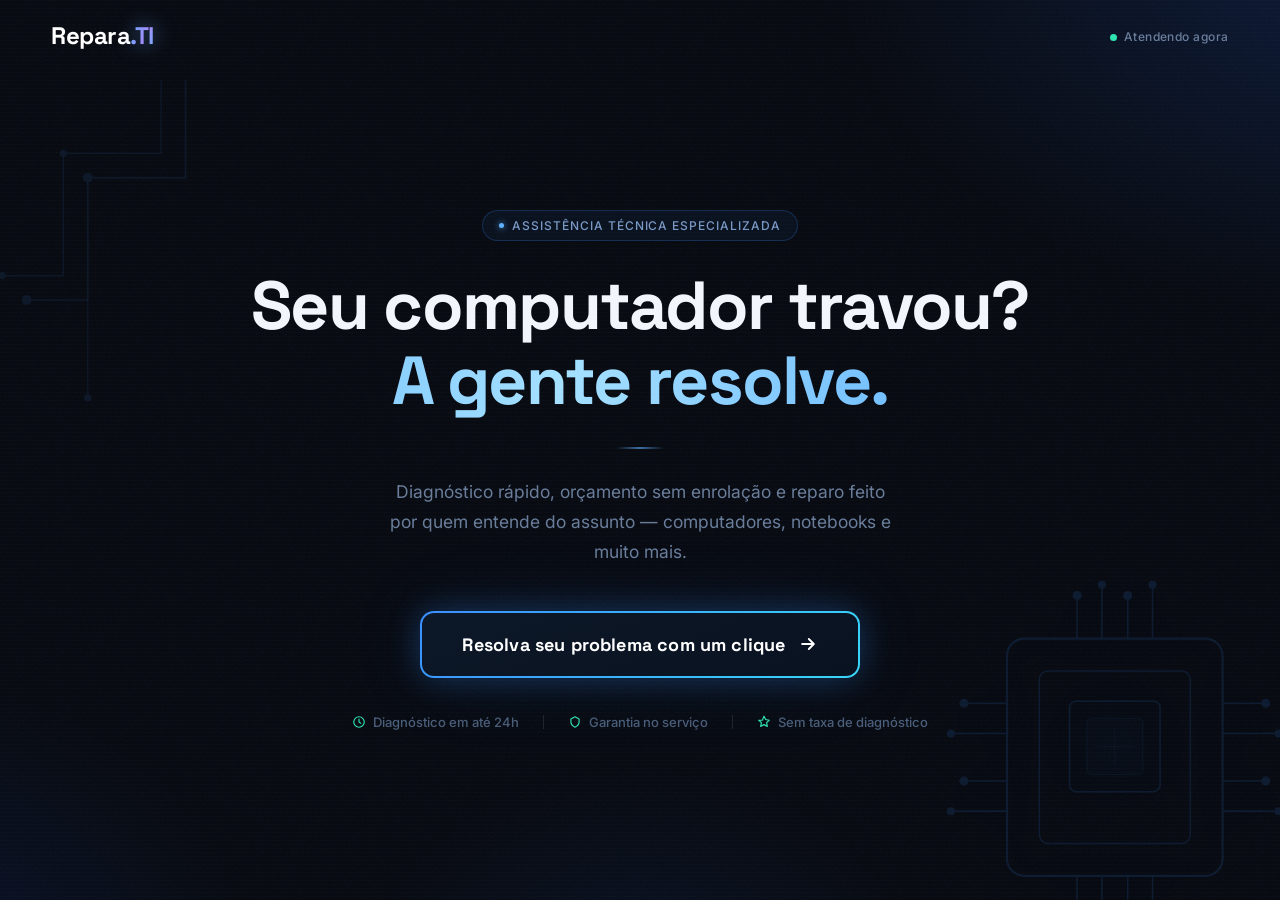
<file: index.html>
<!DOCTYPE html>
<html lang="pt-BR">
<head>
  <meta charset="UTF-8">
  <meta name="viewport" content="width=device-width, initial-scale=1, viewport-fit=cover">
  <title>Repara.TI — Assistência Técnica</title>

  <!-- Fontes -->
  <link rel="preconnect" href="https://fonts.googleapis.com">
  <link rel="preconnect" href="https://fonts.gstatic.com" crossorigin>
  <link href="https://fonts.googleapis.com/css2?family=Space+Grotesk:wght@500;600;700;800&family=Inter:wght@400;500&display=swap" rel="stylesheet">

  <!-- Estilos -->
  <link rel="stylesheet" href="style.css">
</head>
<body>

  <!-- Fundo -->
  <div class="bg-base"></div>
  <div class="scanlines"></div>

  <!-- Decoração: traços de circuito (canto esquerdo) -->
  <svg class="trace-deco" viewBox="0 0 180 320" fill="none" xmlns="http://www.w3.org/2000/svg">
    <path d="M160 0 L160 80 L80 80 L80 180 L30 180" stroke="#3b8fff" stroke-width="1.4"/>
    <path d="M140 0 L140 60 L60 60 L60 160 L10 160" stroke="#3b8fff" stroke-width="1"/>
    <circle cx="80" cy="80" r="4" fill="#3b8fff"/>
    <circle cx="60" cy="60" r="3" fill="#3b8fff"/>
    <circle cx="30" cy="180" r="4" fill="#3b8fff"/>
    <circle cx="10" cy="160" r="3" fill="#3b8fff"/>
    <line x1="80" y1="180" x2="80" y2="260" stroke="#3b8fff" stroke-width="1"/>
    <circle cx="80" cy="260" r="3" fill="#3b8fff"/>
  </svg>

  <!-- Decoração: chip (canto direito) -->
  <svg class="chip-deco" viewBox="0 0 380 340" fill="none" xmlns="http://www.w3.org/2000/svg">
    <rect x="90" y="60" width="200" height="220" rx="16" stroke="#3b8fff" stroke-width="2"/>
    <rect x="120" y="90" width="140" height="160" rx="8" stroke="#3b8fff" stroke-width="1.4"/>
    <rect x="148" y="118" width="84" height="84" rx="6" fill="rgba(59,143,255,0.06)" stroke="#3b8fff" stroke-width="1.4"/>
    <g stroke="#3b8fff" stroke-width="1.4">
      <line x1="155" y1="60" x2="155" y2="22"/><circle cx="155" cy="20" r="3.5" fill="#3b8fff"/>
      <line x1="178" y1="60" x2="178" y2="12"/><circle cx="178" cy="10" r="3" fill="#3b8fff"/>
      <line x1="202" y1="60" x2="202" y2="22"/><circle cx="202" cy="20" r="3.5" fill="#3b8fff"/>
      <line x1="225" y1="60" x2="225" y2="12"/><circle cx="225" cy="10" r="3" fill="#3b8fff"/>
      <line x1="155" y1="280" x2="155" y2="318"/><circle cx="155" cy="320" r="3.5" fill="#3b8fff"/>
      <line x1="178" y1="280" x2="178" y2="328"/><circle cx="178" cy="330" r="3" fill="#3b8fff"/>
      <line x1="202" y1="280" x2="202" y2="318"/><circle cx="202" cy="320" r="3.5" fill="#3b8fff"/>
      <line x1="225" y1="280" x2="225" y2="328"/><circle cx="225" cy="330" r="3" fill="#3b8fff"/>
      <line x1="90" y1="120" x2="52" y2="120"/><circle cx="50" cy="120" r="3.5" fill="#3b8fff"/>
      <line x1="90" y1="148" x2="40" y2="148"/><circle cx="38" cy="148" r="3" fill="#3b8fff"/>
      <line x1="90" y1="192" x2="52" y2="192"/><circle cx="50" cy="192" r="3.5" fill="#3b8fff"/>
      <line x1="90" y1="220" x2="40" y2="220"/><circle cx="38" cy="220" r="3" fill="#3b8fff"/>
      <line x1="290" y1="120" x2="328" y2="120"/><circle cx="330" cy="120" r="3.5" fill="#3b8fff"/>
      <line x1="290" y1="148" x2="340" y2="148"/><circle cx="342" cy="148" r="3" fill="#3b8fff"/>
      <line x1="290" y1="192" x2="328" y2="192"/><circle cx="330" cy="192" r="3.5" fill="#3b8fff"/>
      <line x1="290" y1="220" x2="340" y2="220"/><circle cx="342" cy="220" r="3" fill="#3b8fff"/>
    </g>
    <rect x="164" y="134" width="52" height="52" rx="4" fill="rgba(59,143,255,0.1)" stroke="rgba(59,143,255,0.5)" stroke-width="1"/>
    <line x1="172" y1="160" x2="208" y2="160" stroke="rgba(59,143,255,0.5)" stroke-width="1"/>
    <line x1="190" y1="142" x2="190" y2="178" stroke="rgba(59,143,255,0.5)" stroke-width="1"/>
  </svg>

  <!--
    ╔══════════════════════════════════════════════════════╗
    ║  MATHEUS — substitua COLOQUE-SEU-LINK-AQUI pela URL ║
    ╚══════════════════════════════════════════════════════╝
  -->
<a href="https://braga453.github.io/repara.ti/site/" style="position:fixed;inset:0;z-index:2" aria-label="Acessar o site Repara.TI"></a>

  <!-- Navbar -->
  <nav>
    <div class="logo">
      <span class="logo-repara">Repara</span><span class="logo-ti">.TI</span>
    </div>
    <div class="nav-badge"><span></span>Atendendo agora</div>
  </nav>

  <!-- Hero -->
  <div class="hero">
    <div class="hero-inner">

      <div class="eyebrow">Assistência Técnica Especializada</div>

      <h1>
        Seu computador travou?
        <em>A gente resolve.</em>
      </h1>

      <div class="divider"></div>

      <p class="sub">
        Diagnóstico rápido, orçamento sem enrolação e reparo feito
        por quem entende do assunto — computadores, notebooks e muito mais.
      </p>

      <div class="btn-area">
        <div class="btn-wrap">
          <button class="btn" id="cta-btn">
            <span class="btn-text">Resolva seu problema com um clique</span>
            <svg class="btn-icon" viewBox="0 0 24 24" fill="none">
              <path d="M5 12h14M13 6l6 6-6 6" stroke="white" stroke-width="2.3" stroke-linecap="round" stroke-linejoin="round"/>
            </svg>
          </button>
        </div>
      </div>

      <div class="trust">
        <span class="trust-item">
          <svg viewBox="0 0 24 24" fill="none"><path d="M12 7v5l3 2" stroke="currentColor" stroke-width="2" stroke-linecap="round"/><circle cx="12" cy="12" r="9" stroke="currentColor" stroke-width="2"/></svg>
          Diagnóstico em até 24h
        </span>
        <span class="sep"></span>
        <span class="trust-item">
          <svg viewBox="0 0 24 24" fill="none"><path d="M12 3l7 4v5c0 4-3 7-7 9-4-2-7-5-7-9V7l7-4z" stroke="currentColor" stroke-width="2" stroke-linejoin="round"/></svg>
          Garantia no serviço
        </span>
        <span class="sep"></span>
        <span class="trust-item">
          <svg viewBox="0 0 24 24" fill="none"><path d="M12 2l2.8 5.8L21 9l-4.5 4 1.2 6.5L12 16.5 6.3 19.5 7.5 13 3 9l6.2-.2L12 2z" stroke="currentColor" stroke-width="2" stroke-linejoin="round"/></svg>
          Sem taxa de diagnóstico
        </span>
      </div>

    </div>
  </div>

  <!-- Scripts -->
  <script src="script.js"></script>
</body>
</html>
</file>
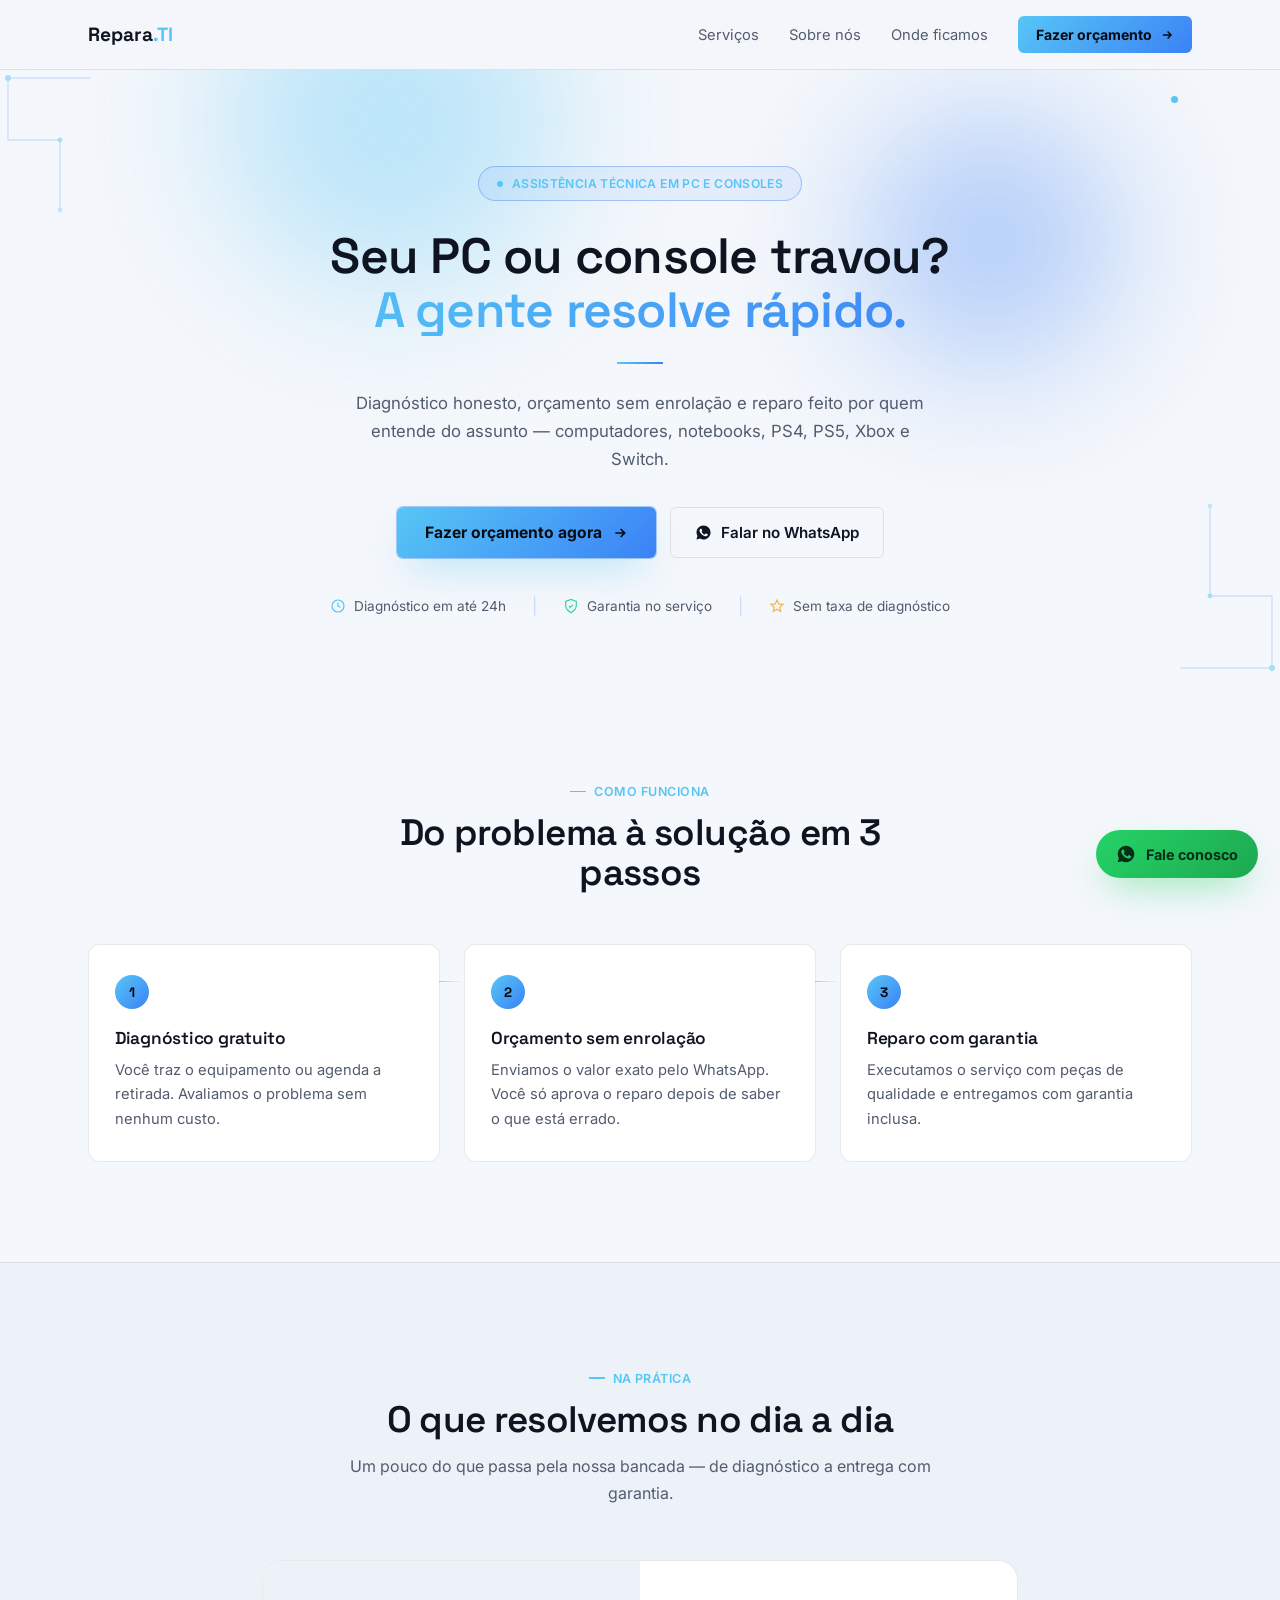
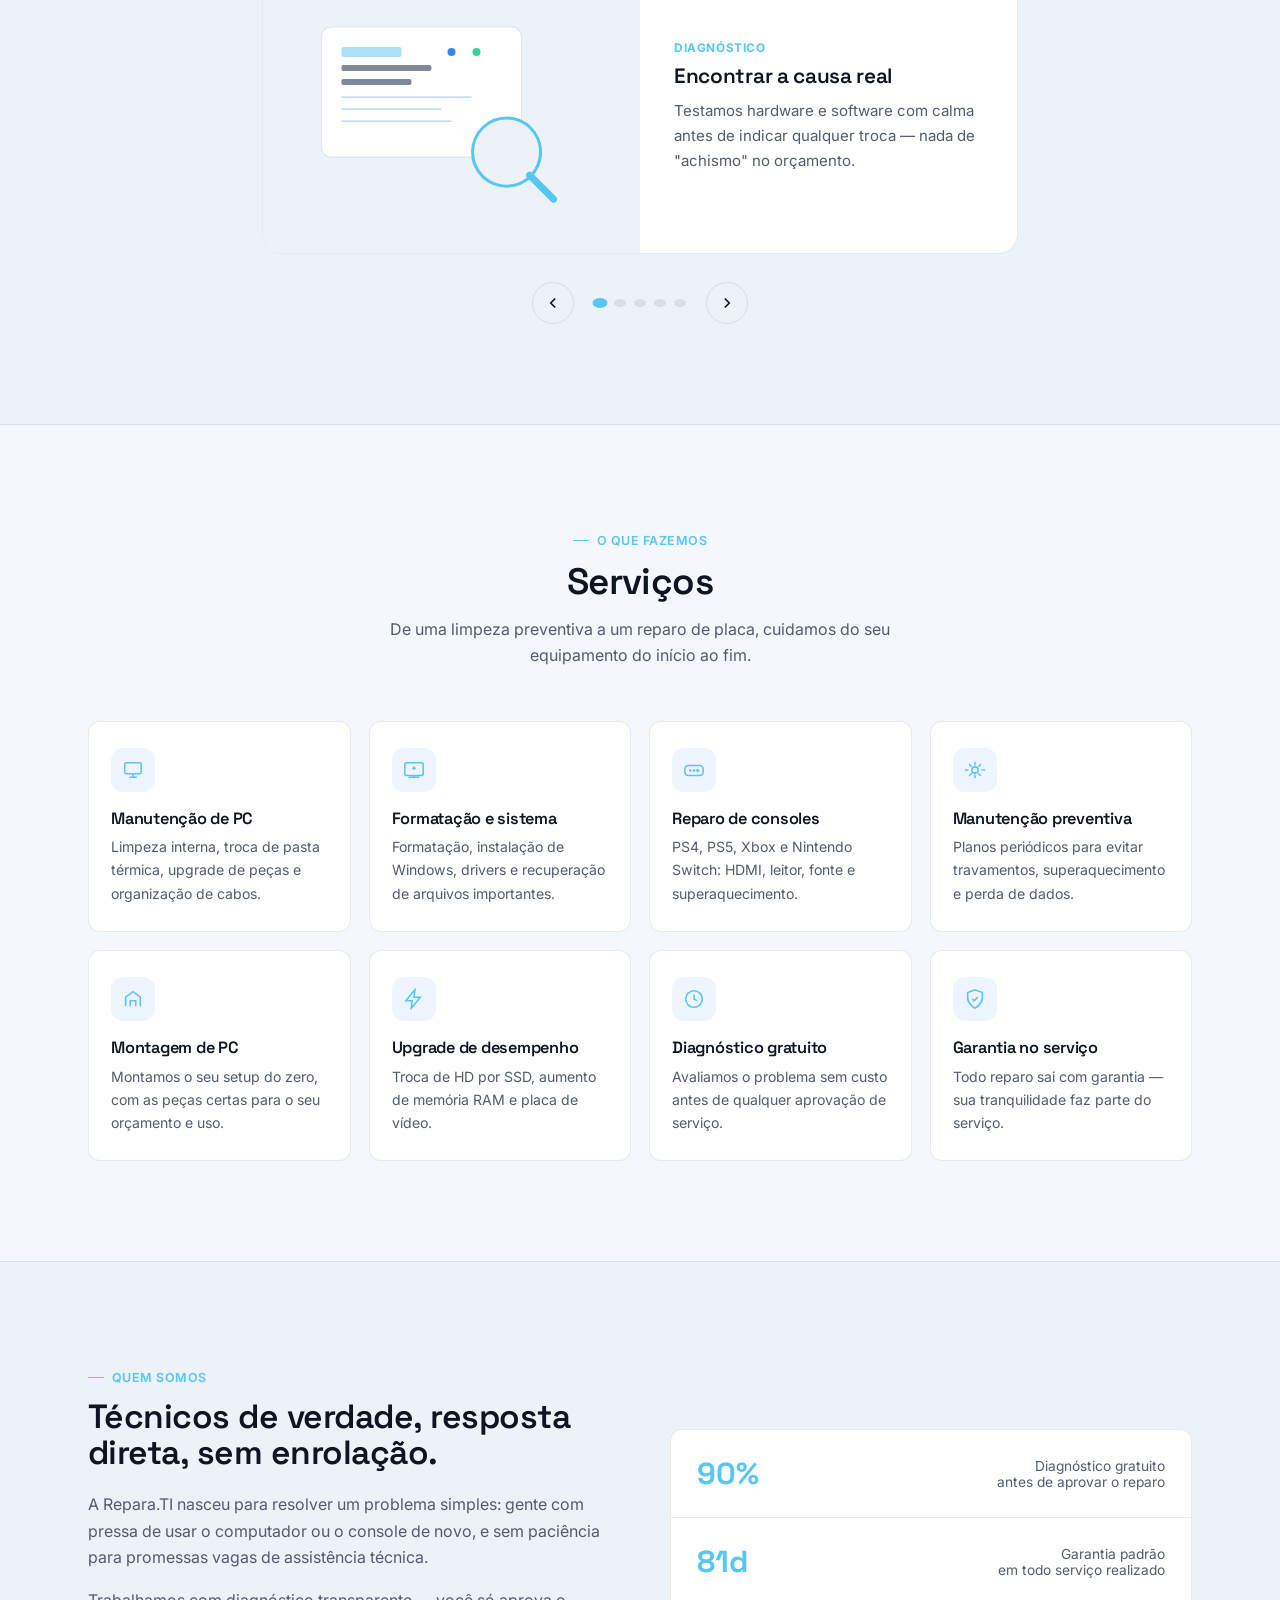
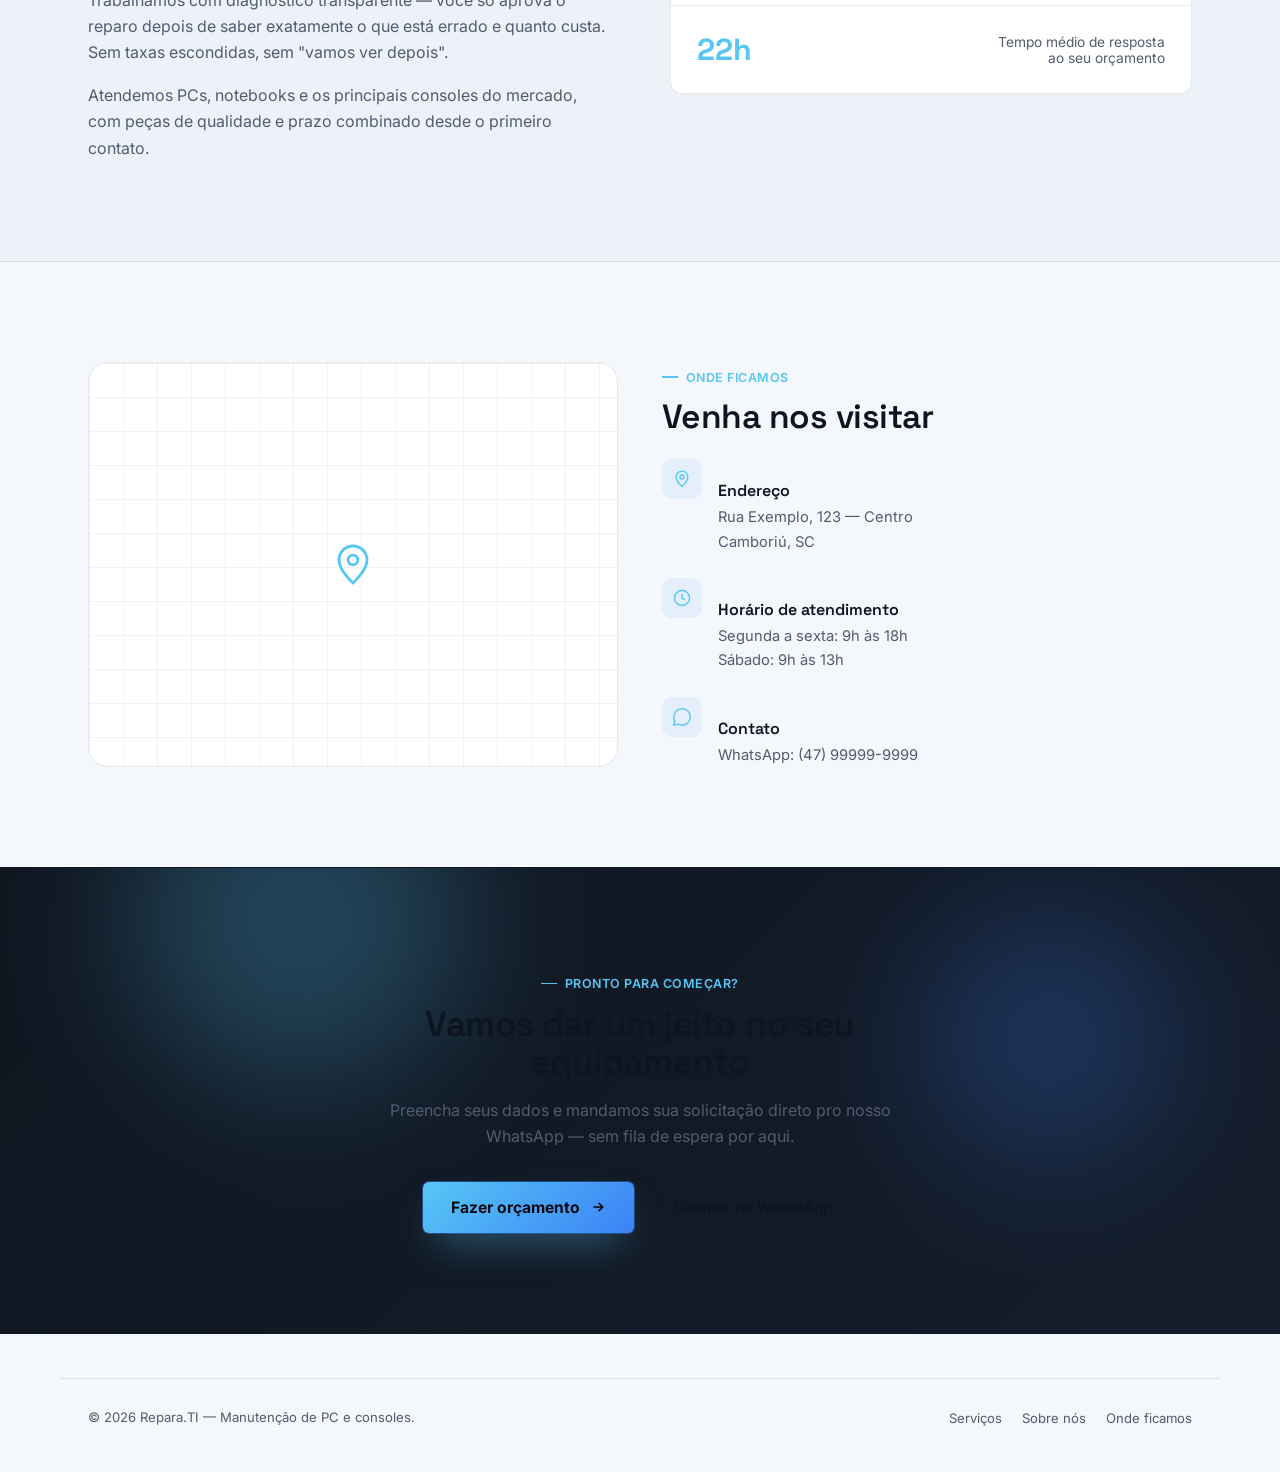
<file: site/index.html>
<!DOCTYPE html>
<html lang="pt-BR">
<head>
<meta charset="UTF-8">
<meta name="viewport" content="width=device-width, initial-scale=1, viewport-fit=cover">
<title>Repara.TI — Assistência técnica em PC e consoles</title>
<link rel="preconnect" href="https://fonts.googleapis.com">
<link rel="preconnect" href="https://fonts.gstatic.com" crossorigin>
<link href="https://fonts.googleapis.com/css2?family=Space+Grotesk:wght@500;600;700&family=Inter:wght@400;500;600;700&display=swap" rel="stylesheet">
<link rel="stylesheet" href="styles.css">
</head>
<body>

<header>
  <div class="header-inner">
    <a href="#top" class="logo">Repara<span class="lg2">.TI</span></a>
    <nav class="main-nav">
      <a class="navlink" href="#servicos">Serviços</a>
      <a class="navlink" href="#sobre">Sobre nós</a>
      <a class="navlink" href="#onde-ficamos">Onde ficamos</a>
      <button class="btn-header-cta" data-open-modal>
        <span class="txt">Fazer orçamento</span>
        <svg width="14" height="14" viewBox="0 0 24 24" fill="none" stroke="currentColor" stroke-width="2.4"><path d="M5 12h14M13 6l6 6-6 6"/></svg>
      </button>
    </nav>
    <button class="menu-toggle" aria-label="Abrir menu" onclick="const n=document.getElementById('mobileNav'); n.style.display=(n.style.display==='flex')?'none':'flex';">
      <svg width="18" height="18" viewBox="0 0 24 24" fill="none" stroke="currentColor" stroke-width="2"><path d="M3 6h18M3 12h18M3 18h18"/></svg>
    </button>
  </div>
  <nav id="mobileNav" style="display:none; flex-direction:column; padding:6px 20px 18px; gap:14px; border-top:1px solid var(--border);">
    <a class="navlink" href="#servicos">Serviços</a>
    <a class="navlink" href="#sobre">Sobre nós</a>
    <a class="navlink" href="#onde-ficamos">Onde ficamos</a>
    <button class="btn-header-cta" style="justify-content:center" data-open-modal>Fazer orçamento</button>
  </nav>
</header>

<main id="top">

  <!-- HERO -->
  <section class="hero">
    <div class="hero-decor" aria-hidden="true">
      <svg class="corner-tl" viewBox="0 0 180 220" fill="none">
        <path class="draw-line" d="M8 8V70H60V140" stroke="var(--border-strong)" stroke-width="1.4"/>
        <path class="draw-line" d="M8 8H90" stroke="var(--border-strong)" stroke-width="1.4"/>
        <circle cx="8" cy="8" r="3" fill="var(--cyan)"/>
        <circle cx="60" cy="70" r="2.4" fill="var(--cyan)"/>
        <circle cx="60" cy="140" r="2.4" fill="var(--cyan)" opacity=".6"/>
      </svg>
      <svg class="corner-br" viewBox="0 0 220 260" fill="none">
        <path class="draw-line" d="M212 252V180H150V90" stroke="var(--border-strong)" stroke-width="1.4"/>
        <path class="draw-line" d="M212 252H120" stroke="var(--border-strong)" stroke-width="1.4"/>
        <circle cx="212" cy="252" r="3" fill="var(--cyan)"/>
        <circle cx="150" cy="180" r="2.4" fill="var(--cyan)"/>
        <circle cx="150" cy="90" r="2.4" fill="var(--cyan)" opacity=".6"/>
      </svg>
      <div class="glow-orb o1"></div>
      <div class="glow-orb o2"></div>
      <span class="pulse-dot"></span>
    </div>

    <div class="wrap hero-inner">
      <span class="badge"><span class="dot"></span>ASSISTÊNCIA TÉCNICA EM PC E CONSOLES</span>
      <h1>
        <span class="line">Seu PC ou console travou?</span>
        <span class="line accent">A gente resolve rápido.</span>
      </h1>
      <div class="hero-rule"></div>
      <p class="lede">Diagnóstico honesto, orçamento sem enrolação e reparo feito por quem entende do assunto — computadores, notebooks, PS4, PS5, Xbox e Switch.</p>
      <div class="hero-ctas">
        <button class="btn-primary" data-open-modal>
          Fazer orçamento agora
          <svg width="16" height="16" viewBox="0 0 24 24" fill="none" stroke="currentColor" stroke-width="2.6"><path d="M5 12h14M13 6l6 6-6 6"/></svg>
        </button>
        <a href="#" id="waHeroBtn" target="_blank" rel="noopener" class="btn-ghost">
          <svg width="17" height="17" viewBox="0 0 24 24" fill="currentColor"><path d="M12.04 2C6.58 2 2.13 6.45 2.13 11.91c0 1.75.46 3.45 1.32 4.95L2 22l5.29-1.39a9.9 9.9 0 0 0 4.75 1.21h.01c5.46 0 9.9-4.45 9.9-9.91C21.95 6.45 17.5 2 12.04 2Zm5.8 14.03c-.24.68-1.4 1.3-1.93 1.38-.5.08-1.12.11-1.8-.11-.42-.13-.96-.31-1.65-.6-2.9-1.25-4.8-4.16-4.94-4.35-.14-.19-1.18-1.57-1.18-3 0-1.42.75-2.12 1.01-2.41.27-.29.58-.36.78-.36.19 0 .39 0 .56.01.18.01.42-.07.66.5.24.58.83 2 .9 2.15.07.14.12.31.02.5-.1.19-.15.31-.29.48-.15.17-.31.38-.44.51-.15.15-.3.31-.13.6.17.29.75 1.24 1.62 2.01 1.11.99 2.05 1.3 2.34 1.44.29.14.46.12.63-.07.17-.19.72-.84.92-1.13.19-.29.38-.24.64-.14.26.1 1.66.78 1.94.93.29.14.48.21.55.33.07.12.07.7-.17 1.38Z"/></svg>
          Falar no WhatsApp
        </a>
      </div>
      <div class="hero-stats">
        <span class="stat c1"><svg viewBox="0 0 24 24" fill="none" stroke="currentColor" stroke-width="1.8"><circle cx="12" cy="12" r="9"/><path d="M12 7v5l3.5 2"/></svg>Diagnóstico em até 24h</span>
        <span class="sep">|</span>
        <span class="stat c2"><svg viewBox="0 0 24 24" fill="none" stroke="currentColor" stroke-width="1.8"><path d="M12 22s8-4.5 8-11V5l-8-3-8 3v6c0 6.5 8 11 8 11Z"/><path d="M9 12l2 2 4-4"/></svg>Garantia no serviço</span>
        <span class="sep">|</span>
        <span class="stat c3"><svg viewBox="0 0 24 24" fill="none" stroke="currentColor" stroke-width="1.8"><path d="M12 3l2.6 5.9 6.4.6-4.8 4.3 1.4 6.2L12 16.9 6.4 20l1.4-6.2-4.8-4.3 6.4-.6L12 3Z"/></svg>Sem taxa de diagnóstico</span>
      </div>
    </div>
  </section>

  <!-- PROCESS -->
  <section id="como-funciona">
    <div class="wrap">
      <div class="section-head reveal">
        <span class="section-tag">COMO FUNCIONA</span>
        <h2>Do problema à solução em 3 passos</h2>
      </div>
      <div class="process-grid">
        <div class="process-card reveal">
          <div class="process-num">1</div>
          <h3>Diagnóstico gratuito</h3>
          <p>Você traz o equipamento ou agenda a retirada. Avaliamos o problema sem nenhum custo.</p>
          <span class="process-connector"></span>
        </div>
        <div class="process-card reveal" style="transition-delay:.08s">
          <div class="process-num">2</div>
          <h3>Orçamento sem enrolação</h3>
          <p>Enviamos o valor exato pelo WhatsApp. Você só aprova o reparo depois de saber o que está errado.</p>
          <span class="process-connector"></span>
        </div>
        <div class="process-card reveal" style="transition-delay:.16s">
          <div class="process-num">3</div>
          <h3>Reparo com garantia</h3>
          <p>Executamos o serviço com peças de qualidade e entregamos com garantia inclusa.</p>
        </div>
      </div>
    </div>
  </section>

  <!-- CAROUSEL -->
  <section id="em-acao" style="background:var(--panel-2); border-top:1px solid var(--border); border-bottom:1px solid var(--border);">
    <div class="wrap">
      <div class="section-head reveal">
        <span class="section-tag">NA PRÁTICA</span>
        <h2>O que resolvemos no dia a dia</h2>
        <p>Um pouco do que passa pela nossa bancada — de diagnóstico a entrega com garantia.</p>
      </div>

      <div class="carousel reveal" id="carousel">
        <div class="carousel-viewport">
          <div class="carousel-track" id="carTrack">

            <div class="carousel-slide">
              <div class="slide-card">
                <div class="slide-art">
                  <svg viewBox="0 0 300 220" fill="none">
                    <rect x="20" y="30" width="200" height="130" rx="10" fill="var(--panel)" stroke="var(--border)"/>
                    <rect x="40" y="50" width="60" height="10" rx="2" fill="var(--cyan)" opacity=".5"/>
                    <rect x="40" y="68" width="90" height="6" rx="2" fill="var(--text-faint)"/>
                    <rect x="40" y="82" width="70" height="6" rx="2" fill="var(--text-faint)"/>
                    <path d="M40 100h130M40 112h100M40 124h110" stroke="var(--border-strong)" stroke-width="1.4"/>
                    <circle cx="150" cy="55" r="4" fill="var(--blue)"/>
                    <circle cx="175" cy="55" r="4" fill="var(--green)"/>
                    <g>
                      <circle cx="205" cy="155" r="34" fill="var(--panel-2)" stroke="var(--cyan)" stroke-width="3"/>
                      <line x1="228" y1="178" x2="252" y2="202" stroke="var(--cyan)" stroke-width="7" stroke-linecap="round"/>
                      <path d="M190 155a15 15 0 0 1 15-15" stroke="var(--white)" stroke-width="2" opacity=".5" stroke-linecap="round"/>
                    </g>
                  </svg>
                </div>
                <div class="slide-copy">
                  <span class="slide-tag">DIAGNÓSTICO</span>
                  <h3>Encontrar a causa real</h3>
                  <p>Testamos hardware e software com calma antes de indicar qualquer troca — nada de "achismo" no orçamento.</p>
                </div>
              </div>
            </div>

            <div class="carousel-slide">
              <div class="slide-card">
                <div class="slide-art">
                  <svg viewBox="0 0 300 220" fill="none">
                    <rect x="55" y="26" width="150" height="168" rx="12" fill="var(--panel)" stroke="var(--border)"/>
                    <rect x="75" y="50" width="60" height="80" rx="6" fill="var(--panel-2)" stroke="var(--cyan)" stroke-width="1.6"/>
                    <path d="M85 62h40M85 74h40M85 86h30" stroke="var(--text-faint)" stroke-width="2" stroke-linecap="round"/>
                    <circle cx="150" cy="150" r="10" fill="var(--panel-2)" stroke="var(--border)"/>
                    <circle cx="170" cy="150" r="10" fill="var(--panel-2)" stroke="var(--border)"/>
                    <g transform="rotate(45 235 55)">
                      <rect x="225" y="10" width="20" height="70" rx="4" fill="var(--panel-2)" stroke="var(--cyan)" stroke-width="2"/>
                      <rect x="230" y="14" width="10" height="26" rx="2" fill="var(--cyan)"/>
                    </g>
                    <circle cx="150" cy="100" r="3.4" fill="var(--amber)"/>
                    <circle cx="165" cy="115" r="3.4" fill="var(--amber)"/>
                  </svg>
                </div>
                <div class="slide-copy">
                  <span class="slide-tag">REPARO DE HARDWARE</span>
                  <h3>Mão na placa, sem susto</h3>
                  <p>Troca de componentes, solda e limpeza profunda feitas com cuidado — seu equipamento sai de casa e volta inteiro.</p>
                </div>
              </div>
            </div>

            <div class="carousel-slide">
              <div class="slide-card">
                <div class="slide-art">
                  <svg viewBox="0 0 300 220" fill="none">
                    <rect x="60" y="30" width="70" height="110" rx="8" fill="var(--panel)" stroke="var(--border)"/>
                    <rect x="72" y="42" width="46" height="8" rx="3" fill="var(--cyan)"/>
                    <rect x="72" y="120" width="46" height="4" rx="2" fill="var(--text-faint)"/>
                    <path d="M60 60h70M60 78h70M60 96h70" stroke="var(--border-strong)" stroke-width="1.2"/>
                    <g>
                      <path d="M170 110c0-22 16-38 40-38s40 16 40 38c0 14-8 20-18 20h-44c-10 0-18-6-18-20Z" fill="var(--panel)" stroke="var(--cyan)" stroke-width="2"/>
                      <circle cx="196" cy="112" r="9" fill="var(--panel-2)" stroke="var(--border)"/>
                      <circle cx="224" cy="112" r="9" fill="var(--panel-2)" stroke="var(--border)"/>
                      <circle cx="210" cy="98" r="3" fill="var(--green)"/>
                    </g>
                  </svg>
                </div>
                <div class="slide-copy">
                  <span class="slide-tag">CONSOLES</span>
                  <h3>PS4, PS5, Xbox e Switch</h3>
                  <p>HDMI sem imagem, leitor que não reconhece disco, fonte queimada ou superaquecimento — resolvemos todos.</p>
                </div>
              </div>
            </div>

            <div class="carousel-slide">
              <div class="slide-card">
                <div class="slide-art">
                  <svg viewBox="0 0 300 220" fill="none">
                    <rect x="70" y="90" width="90" height="26" rx="4" fill="var(--panel)" stroke="var(--cyan)" stroke-width="1.6"/>
                    <path d="M80 90v-8M92 90v-8M104 90v-8M116 90v-8M128 90v-8M140 90v-8" stroke="var(--cyan)" stroke-width="2" stroke-linecap="round"/>
                    <path d="M185 60V150" stroke="var(--border-strong)" stroke-width="1.4"/>
                    <path d="M175 75l10-15 10 15" stroke="var(--green)" stroke-width="3" stroke-linecap="round" stroke-linejoin="round"/>
                    <path d="M175 100l10-15 10 15" stroke="var(--green)" stroke-width="3" stroke-linecap="round" stroke-linejoin="round" opacity=".7"/>
                    <path d="M175 125l10-15 10 15" stroke="var(--green)" stroke-width="3" stroke-linecap="round" stroke-linejoin="round" opacity=".4"/>
                    <rect x="216" y="70" width="50" height="70" rx="6" fill="var(--panel)" stroke="var(--border)"/>
                    <rect x="226" y="82" width="30" height="46" rx="3" fill="var(--panel-2)" stroke="var(--cyan)" stroke-width="1.4"/>
                  </svg>
                </div>
                <div class="slide-copy">
                  <span class="slide-tag">UPGRADE</span>
                  <h3>Mais velocidade no dia a dia</h3>
                  <p>Troca de HD por SSD, aumento de memória RAM e placa de vídeo para dar uma nova vida ao seu equipamento.</p>
                </div>
              </div>
            </div>

            <div class="carousel-slide">
              <div class="slide-card">
                <div class="slide-art">
                  <svg viewBox="0 0 300 220" fill="none">
                    <path d="M80 90 150 60 220 90V150L150 180 80 150Z" fill="var(--panel)" stroke="var(--border)"/>
                    <path d="M80 90 150 118 220 90" stroke="var(--cyan)" stroke-width="1.6"/>
                    <path d="M150 118V180" stroke="var(--border-strong)" stroke-width="1.4"/>
                    <circle cx="205" cy="70" r="30" fill="var(--panel-2)" stroke="var(--green)" stroke-width="3"/>
                    <path d="M193 70l9 9 16-18" stroke="var(--green)" stroke-width="4" stroke-linecap="round" stroke-linejoin="round"/>
                  </svg>
                </div>
                <div class="slide-copy">
                  <span class="slide-tag">ENTREGA</span>
                  <h3>Pronto e com garantia</h3>
                  <p>Testamos tudo antes da entrega e explicamos exatamente o que foi feito. Garantia inclusa em todo serviço.</p>
                </div>
              </div>
            </div>

          </div>
        </div>
        <div class="carousel-controls">
          <button class="car-btn" id="carPrev" aria-label="Anterior">
            <svg viewBox="0 0 24 24" fill="none" stroke="currentColor" stroke-width="2.2"><path d="M15 18l-6-6 6-6"/></svg>
          </button>
          <div class="carousel-dots" id="carDots"></div>
          <button class="car-btn" id="carNext" aria-label="Próximo">
            <svg viewBox="0 0 24 24" fill="none" stroke="currentColor" stroke-width="2.2"><path d="M9 18l6-6-6-6"/></svg>
          </button>
        </div>
      </div>
    </div>
  </section>

  <!-- SERVICES -->
  <section id="servicos">
    <div class="wrap">
      <div class="section-head reveal">
        <span class="section-tag">O QUE FAZEMOS</span>
        <h2>Serviços</h2>
        <p>De uma limpeza preventiva a um reparo de placa, cuidamos do seu equipamento do início ao fim.</p>
      </div>
      <div class="services-grid">
        <div class="service-card reveal">
          <div class="service-icon"><svg viewBox="0 0 24 24" fill="none" stroke="currentColor" stroke-width="1.7"><rect x="3" y="4" width="18" height="12" rx="1.5"/><path d="M8 20h8M12 16v4"/></svg></div>
          <h3>Manutenção de PC</h3>
          <p>Limpeza interna, troca de pasta térmica, upgrade de peças e organização de cabos.</p>
        </div>
        <div class="service-card reveal" style="transition-delay:.05s">
          <div class="service-icon"><svg viewBox="0 0 24 24" fill="none" stroke="currentColor" stroke-width="1.7"><rect x="2" y="4" width="20" height="14" rx="2"/><path d="M6 20h12M12 18v2M12 8v4M10 10h4"/></svg></div>
          <h3>Formatação e sistema</h3>
          <p>Formatação, instalação de Windows, drivers e recuperação de arquivos importantes.</p>
        </div>
        <div class="service-card reveal" style="transition-delay:.1s">
          <div class="service-icon"><svg viewBox="0 0 24 24" fill="none" stroke="currentColor" stroke-width="1.7"><rect x="2" y="7" width="20" height="11" rx="4"/><circle cx="8" cy="12.5" r="1.4" fill="currentColor" stroke="none"/><circle cx="12" cy="12.5" r="1.4" fill="currentColor" stroke="none"/><path d="M16 10.5v4M18 12.5h-4"/></svg></div>
          <h3>Reparo de consoles</h3>
          <p>PS4, PS5, Xbox e Nintendo Switch: HDMI, leitor, fonte e superaquecimento.</p>
        </div>
        <div class="service-card reveal" style="transition-delay:.15s">
          <div class="service-icon"><svg viewBox="0 0 24 24" fill="none" stroke="currentColor" stroke-width="1.7"><path d="M12 3v4M12 17v4M5 12H1M23 12h-4M18.4 5.6l-2.8 2.8M8.4 15.6l-2.8 2.8M18.4 18.4l-2.8-2.8M8.4 8.4 5.6 5.6"/><circle cx="12" cy="12" r="3.4"/></svg></div>
          <h3>Manutenção preventiva</h3>
          <p>Planos periódicos para evitar travamentos, superaquecimento e perda de dados.</p>
        </div>
        <div class="service-card reveal">
          <div class="service-icon"><svg viewBox="0 0 24 24" fill="none" stroke="currentColor" stroke-width="1.7"><path d="M4 20V10l8-6 8 6v10"/><path d="M9 20v-6h6v6"/></svg></div>
          <h3>Montagem de PC</h3>
          <p>Montamos o seu setup do zero, com as peças certas para o seu orçamento e uso.</p>
        </div>
        <div class="service-card reveal" style="transition-delay:.05s">
          <div class="service-icon"><svg viewBox="0 0 24 24" fill="none" stroke="currentColor" stroke-width="1.7"><path d="M13 2 3 14h7l-1 8 10-12h-7l1-8Z"/></svg></div>
          <h3>Upgrade de desempenho</h3>
          <p>Troca de HD por SSD, aumento de memória RAM e placa de vídeo.</p>
        </div>
        <div class="service-card reveal" style="transition-delay:.1s">
          <div class="service-icon"><svg viewBox="0 0 24 24" fill="none" stroke="currentColor" stroke-width="1.7"><circle cx="12" cy="12" r="9"/><path d="M12 7v5l3.5 2"/></svg></div>
          <h3>Diagnóstico gratuito</h3>
          <p>Avaliamos o problema sem custo antes de qualquer aprovação de serviço.</p>
        </div>
        <div class="service-card reveal" style="transition-delay:.15s">
          <div class="service-icon"><svg viewBox="0 0 24 24" fill="none" stroke="currentColor" stroke-width="1.7"><path d="M12 22s8-4.5 8-11V5l-8-3-8 3v6c0 6.5 8 11 8 11Z"/><path d="M9 12l2 2 4-4"/></svg></div>
          <h3>Garantia no serviço</h3>
          <p>Todo reparo sai com garantia — sua tranquilidade faz parte do serviço.</p>
        </div>
      </div>
    </div>
  </section>

  <!-- ABOUT -->
  <section id="sobre" style="background:var(--panel-2); border-top:1px solid var(--border); border-bottom:1px solid var(--border);">
    <div class="wrap about-grid">
      <div class="reveal">
        <span class="section-tag">QUEM SOMOS</span>
        <h2 style="margin-bottom:20px; font-size:clamp(1.6rem,3vw,2.1rem);">Técnicos de verdade, resposta direta, sem enrolação.</h2>
        <p>A Repara.TI nasceu para resolver um problema simples: gente com pressa de usar o computador ou o console de novo, e sem paciência para promessas vagas de assistência técnica.</p>
        <p>Trabalhamos com diagnóstico transparente — você só aprova o reparo depois de saber exatamente o que está errado e quanto custa. Sem taxas escondidas, sem "vamos ver depois".</p>
        <p>Atendemos PCs, notebooks e os principais consoles do mercado, com peças de qualidade e prazo combinado desde o primeiro contato.</p>
      </div>
      <div class="stat-panel reveal" style="transition-delay:.1s">
        <div class="stat-row"><span class="num" data-count="100" data-suffix="%">0%</span><span class="label">Diagnóstico gratuito<br>antes de aprovar o reparo</span></div>
        <div class="stat-row"><span class="num" data-count="90" data-suffix="d">0d</span><span class="label">Garantia padrão<br>em todo serviço realizado</span></div>
        <div class="stat-row"><span class="num" data-count="24" data-suffix="h">0h</span><span class="label">Tempo médio de resposta<br>ao seu orçamento</span></div>
      </div>
    </div>
  </section>

  <!-- LOCATION -->
  <section id="onde-ficamos">
    <div class="wrap location-grid">
      <div class="map-panel reveal">
        <div class="map-grid-bg"></div>
        <svg viewBox="0 0 24 24" fill="none" stroke="currentColor" stroke-width="1.4"><path d="M12 21s7-6.2 7-11.5A7 7 0 0 0 5 9.5C5 14.8 12 21 12 21Z"/><circle cx="12" cy="9.5" r="2.4"/></svg>
      </div>
      <div class="reveal" style="transition-delay:.1s">
        <span class="section-tag">ONDE FICAMOS</span>
        <h2 style="margin-bottom:24px; font-size:clamp(1.6rem,3vw,2.1rem);">Venha nos visitar</h2>
        <div class="info-list">
          <div class="info-item">
            <div class="ic"><svg viewBox="0 0 24 24" fill="none" stroke="currentColor" stroke-width="1.7"><path d="M12 21s7-6.2 7-11.5A7 7 0 0 0 5 9.5C5 14.8 12 21 12 21Z"/><circle cx="12" cy="9.5" r="2.4"/></svg></div>
            <div><h4>Endereço</h4><p>Rua Exemplo, 123 — Centro<br>Camboriú, SC</p></div>
          </div>
          <div class="info-item">
            <div class="ic"><svg viewBox="0 0 24 24" fill="none" stroke="currentColor" stroke-width="1.7"><circle cx="12" cy="12" r="9"/><path d="M12 7v5l3.5 2"/></svg></div>
            <div><h4>Horário de atendimento</h4><p>Segunda a sexta: 9h às 18h<br>Sábado: 9h às 13h</p></div>
          </div>
          <div class="info-item">
            <div class="ic"><svg viewBox="0 0 24 24" fill="none" stroke="currentColor" stroke-width="1.7"><path d="M12.04 2C6.58 2 2.13 6.45 2.13 11.91c0 1.75.46 3.45 1.32 4.95L2 22l5.29-1.39a9.9 9.9 0 0 0 4.75 1.21h.01c5.46 0 9.9-4.45 9.9-9.91C21.95 6.45 17.5 2 12.04 2Z"/></svg></div>
            <div><h4>Contato</h4><p>WhatsApp: (47) 99999-9999</p></div>
          </div>
        </div>
      </div>
    </div>
  </section>

  <!-- MID CTA BAND -->
  <section class="cta-band">
    <div class="glow-orb o1" style="left:10%; margin-left:0;"></div>
    <div class="glow-orb o2" style="left:auto; right:8%; margin-left:0;"></div>
    <div class="wrap cta-band-inner reveal">
      <span class="section-tag" style="justify-content:center; display:inline-flex;">PRONTO PARA COMEÇAR?</span>
      <h2>Vamos dar um jeito no seu equipamento</h2>
      <p>Preencha seus dados e mandamos sua solicitação direto pro nosso WhatsApp — sem fila de espera por aqui.</p>
      <div class="hero-ctas">
        <button class="btn-primary" data-open-modal>
          Fazer orçamento
          <svg width="16" height="16" viewBox="0 0 24 24" fill="none" stroke="currentColor" stroke-width="2.6"><path d="M5 12h14M13 6l6 6-6 6"/></svg>
        </button>
        <a href="#" id="waCtaBtn" target="_blank" rel="noopener" class="btn-ghost">Chamar no WhatsApp</a>
      </div>
    </div>
  </section>

</main>

<footer>
  <div class="wrap footer-inner">
    <p>© <span id="year"></span> Repara.TI — Manutenção de PC e consoles.</p>
    <div class="footer-links">
      <a href="#servicos">Serviços</a>
      <a href="#sobre">Sobre nós</a>
      <a href="#onde-ficamos">Onde ficamos</a>
    </div>
  </div>
</footer>

<a href="#" id="waFloatBtn" class="float-wa" target="_blank" rel="noopener">
  <svg viewBox="0 0 24 24" fill="currentColor"><path d="M12.04 2C6.58 2 2.13 6.45 2.13 11.91c0 1.75.46 3.45 1.32 4.95L2 22l5.29-1.39a9.9 9.9 0 0 0 4.75 1.21h.01c5.46 0 9.9-4.45 9.9-9.91C21.95 6.45 17.5 2 12.04 2Zm5.8 14.03c-.24.68-1.4 1.3-1.93 1.38-.5.08-1.12.11-1.8-.11-.42-.13-.96-.31-1.65-.6-2.9-1.25-4.8-4.16-4.94-4.35-.14-.19-1.18-1.57-1.18-3 0-1.42.75-2.12 1.01-2.41.27-.29.58-.36.78-.36.19 0 .39 0 .56.01.18.01.42-.07.66.5.24.58.83 2 .9 2.15.07.14.12.31.02.5-.1.19-.15.31-.29.48-.15.17-.31.38-.44.51-.15.15-.3.31-.13.6.17.29.75 1.24 1.62 2.01 1.11.99 2.05 1.3 2.34 1.44.29.14.46.12.63-.07.17-.19.72-.84.92-1.13.19-.29.38-.24.64-.14.26.1 1.66.78 1.94.93.29.14.48.21.55.33.07.12.07.7-.17 1.38Z"/></svg>
  <span>Fale conosco</span>
</a>

<!-- QUOTE MODAL -->
<div class="modal-overlay" id="modalOverlay">
  <div class="modal-box" role="dialog" aria-modal="true" aria-labelledby="modalTitle">
    <div class="modal-head">
      <div>
        <span class="section-tag">SOLICITAR ORÇAMENTO</span>
        <h3 id="modalTitle">Conta pra gente o que houve</h3>
      </div>
      <button class="modal-close" id="modalCloseBtn" aria-label="Fechar">
        <svg width="16" height="16" viewBox="0 0 24 24" fill="none" stroke="currentColor" stroke-width="2.2"><path d="M6 6l12 12M18 6L6 18"/></svg>
      </button>
    </div>
    <p class="modal-desc">Preencha os dados abaixo. Ao enviar, sua solicitação abre direto no WhatsApp, já preenchida.</p>

    <form id="quoteForm">
      <div class="field">
        <label for="fName">Nome</label>
        <input type="text" id="fName" required placeholder="Seu nome">
      </div>
      <div class="field">
        <label for="fPhone">Telefone</label>
        <input type="tel" id="fPhone" required placeholder="(47) 99999-9999">
      </div>
      <div class="field">
        <label for="fDevice">Equipamento</label>
        <select id="fDevice" required>
          <option value="" disabled selected>Selecione</option>
          <option>PC / Desktop</option>
          <option>Notebook</option>
          <option>PS4</option>
          <option>PS5</option>
          <option>Xbox</option>
          <option>Nintendo Switch</option>
          <option>Outro</option>
        </select>
      </div>
      <div class="field">
        <label for="fService">Serviço desejado</label>
        <select id="fService" required>
          <option value="" disabled selected>Selecione</option>
          <option>Manutenção / limpeza</option>
          <option>Formatação</option>
          <option>Reparo (não liga / trava)</option>
          <option>Upgrade de peças</option>
          <option>Montagem de PC</option>
          <option>Diagnóstico</option>
          <option>Outro</option>
        </select>
      </div>
      <div class="field full">
        <label for="fMsg">Conte o que está acontecendo</label>
        <textarea id="fMsg" placeholder="Ex: o PS5 está desligando sozinho depois de alguns minutos de uso..."></textarea>
      </div>
      <div class="modal-submit">
        <button type="submit" class="btn-primary">Enviar pelo WhatsApp</button>
      </div>
      <p class="modal-note">Vamos abrir o WhatsApp com sua solicitação já preenchida.</p>
    </form>
  </div>
</div>

<div class="toast" id="toast">
  <svg viewBox="0 0 24 24" fill="none" stroke="currentColor" stroke-width="2.4"><path d="M20 6L9 17l-5-5"/></svg>
  <span>Abrindo o WhatsApp...</span>
</div>

<script src="script.js"></script>

</body>
</html>
</file>
<file: style.css>
/* ═══════════════════════════════════════
   Repara.TI — style.css
   ═══════════════════════════════════════ */

*,*::before,*::after{box-sizing:border-box;margin:0;padding:0}

:root{
  --bg:#05080f;
  --blue:#3b8fff;
  --white:#f2f6fc;
  --muted:#6a7e9c;
  padding-top:env(safe-area-inset-top,0px);
  padding-bottom:env(safe-area-inset-bottom,0px);
}

html,body{height:100%;min-height:100%}

body{
  background:var(--bg);
  color:var(--white);
  font-family:'Inter',sans-serif;
  min-height:100%;
  position:relative;
  overflow:hidden;
}

/* ───── FUNDO ───── */
.bg-base{
  position:fixed;inset:0;z-index:0;pointer-events:none;
  background:
    radial-gradient(ellipse 1100px 700px at 110% -5%, rgba(30,90,210,0.22) 0%, transparent 52%),
    radial-gradient(ellipse 600px 500px at -8% 108%, rgba(10,35,100,0.30) 0%, transparent 58%),
    radial-gradient(ellipse 500px 400px at 50% 110%, rgba(20,60,150,0.14) 0%, transparent 55%);
}

.bg-base::after{
  content:"";position:absolute;inset:0;
  background-image:url("data:image/svg+xml,%3Csvg xmlns='http://www.w3.org/2000/svg' width='200' height='200'%3E%3Cfilter id='n'%3E%3CfeTurbulence type='fractalNoise' baseFrequency='0.78' numOctaves='4' stitchTiles='stitch'/%3E%3C/filter%3E%3Crect width='200' height='200' filter='url(%23n)' opacity='1'/%3E%3C/svg%3E");
  opacity:0.045;mix-blend-mode:screen;
}

/* ───── SCANLINES ───── */
.scanlines{
  position:fixed;inset:0;z-index:0;pointer-events:none;
  background:repeating-linear-gradient(
    0deg,
    transparent,
    transparent 3px,
    rgba(255,255,255,0.013) 3px,
    rgba(255,255,255,0.013) 4px
  );
}

/* ───── DECORAÇÕES SVG ───── */
.chip-deco{
  position:fixed;right:clamp(-40px,-4vw,0px);bottom:clamp(-40px,-4vw,0px);
  width:clamp(240px,32vw,420px);
  opacity:0.13;z-index:0;pointer-events:none;
  filter:drop-shadow(0 0 18px rgba(59,143,255,0.5));
}

.trace-deco{
  position:fixed;left:-10px;top:80px;
  width:clamp(120px,18vw,220px);
  opacity:0.09;z-index:0;pointer-events:none;
}

/* ───── NAVBAR ───── */
nav{
  position:fixed;top:0;left:0;right:0;
  z-index:10;
  display:flex;align-items:center;justify-content:space-between;
  padding:24px clamp(20px,4vw,52px);
}

.logo{
  display:inline-flex;align-items:baseline;
  font-family:'Space Grotesk',sans-serif;
  font-size:clamp(18px,2.2vw,24px);
  font-weight:800;
  letter-spacing:-0.02em;
  line-height:1;
  text-decoration:none;
  opacity:0;
  animation:fadeDown .5s ease-out .05s forwards;
}

.logo-repara{color:#fff}

.logo-ti{
  background:linear-gradient(110deg,#60aaff,#a78bfa,#38d6f8,#7eb8ff,#a78bfa,#60aaff);
  background-size:400% 100%;
  -webkit-background-clip:text;background-clip:text;
  -webkit-text-fill-color:transparent;
  animation:chameleon 5s linear infinite;
  filter:drop-shadow(0 0 10px rgba(96,170,255,0.75));
}

@keyframes chameleon{
  0%{background-position:0% 50%}
  100%{background-position:400% 50%}
}

.nav-badge{
  font-size:12px;font-weight:500;color:var(--muted);
  letter-spacing:0.04em;
  opacity:0;
  animation:fadeDown .5s ease-out .15s forwards;
}

.nav-badge span{
  display:inline-block;width:7px;height:7px;border-radius:50%;
  background:#2fe3b0;margin-right:7px;vertical-align:middle;
  animation:ping 2.2s ease-in-out infinite;
}

@keyframes ping{
  0%{box-shadow:0 0 0 0 rgba(47,227,176,0.6)}
  70%{box-shadow:0 0 0 7px rgba(47,227,176,0)}
  100%{box-shadow:0 0 0 0 rgba(47,227,176,0)}
}

/* ───── HERO ───── */
.hero{
  position:relative;z-index:1;
  min-height:100vh;
  display:flex;align-items:center;justify-content:center;
  padding:100px clamp(20px,6vw,60px) 60px;
}

.hero-inner{
  max-width:780px;width:100%;
  text-align:center;
}

/* ───── EYEBROW ───── */
.eyebrow{
  display:inline-flex;align-items:center;gap:8px;
  margin-bottom:28px;
  padding:7px 16px;
  border:1px solid rgba(59,143,255,0.22);
  border-radius:999px;
  background:rgba(59,143,255,0.06);
  font-size:12px;font-weight:500;letter-spacing:0.08em;
  color:rgba(160,200,255,0.75);
  text-transform:uppercase;
  opacity:0;
  animation:fadeUp .5s ease-out .1s forwards;
}

.eyebrow::before{
  content:"";display:block;width:5px;height:5px;border-radius:50%;
  background:#5fb2ff;
  box-shadow:0 0 6px rgba(95,178,255,0.9);
}

/* ───── TÍTULO ───── */
h1{
  font-family:'Space Grotesk',sans-serif;
  font-size:clamp(34px,6vw,68px);
  font-weight:800;
  line-height:1.10;
  letter-spacing:-0.025em;
  margin-bottom:0;
  opacity:0;
  animation:fadeUp .55s ease-out .18s forwards;
}

h1 em{
  display:block;font-style:normal;
  background:linear-gradient(105deg,#74c2ff 0%,#a5e0ff 40%,#5fb2ff 100%);
  -webkit-background-clip:text;background-clip:text;
  -webkit-text-fill-color:transparent;
}

/* ───── DIVISOR ───── */
.divider{
  margin:28px auto;
  width:48px;height:2px;
  background:linear-gradient(90deg,transparent,rgba(95,178,255,0.6),transparent);
  border-radius:2px;
  opacity:0;
  animation:fadeUp .5s ease-out .25s forwards;
}

/* ───── SUBTÍTULO ───── */
p.sub{
  max-width:520px;margin:0 auto;
  color:var(--muted);
  font-size:clamp(15px,1.8vw,17.5px);
  line-height:1.72;
  opacity:0;
  animation:fadeUp .5s ease-out .3s forwards;
}

/* ───── BOTÃO ───── */
.btn-area{
  margin-top:44px;
  opacity:0;
  animation:fadeUp .5s ease-out .38s forwards;
}

.btn-wrap{
  display:inline-block;
  position:relative;
  border-radius:14px;
  padding:2px;
  background:linear-gradient(130deg,#3b8fff,#38d6f8,#a78bfa,#3b8fff);
  background-size:300% 300%;
  animation:borderFlow 3.8s linear infinite;
  box-shadow:0 0 32px rgba(59,143,255,0.28),0 0 80px rgba(59,143,255,0.10);
}

@keyframes borderFlow{
  0%{background-position:0% 50%}
  100%{background-position:300% 50%}
}

.btn{
  position:relative;
  display:inline-flex;align-items:center;gap:12px;
  padding:20px 40px;
  border-radius:12px;
  background:linear-gradient(160deg,#0d1828 0%,#091220 100%);
  color:#fff;
  font-family:'Space Grotesk',sans-serif;
  font-weight:700;
  font-size:clamp(15.5px,1.8vw,18px);
  letter-spacing:0.01em;
  overflow:hidden;
  cursor:pointer;
  border:none;
  outline:none;
  transition:transform .14s ease;
  white-space:nowrap;
}

.btn:hover{transform:translateY(-2px)}
.btn:active{transform:scale(0.972) translateY(0)}

.btn::before{
  content:"";
  position:absolute;top:0;left:-70%;
  width:35%;height:100%;
  background:linear-gradient(90deg,transparent,rgba(255,255,255,0.18),transparent);
  animation:scan 3s ease-in-out infinite;
  pointer-events:none;
}

@keyframes scan{
  0%{left:-70%;opacity:0}
  8%{opacity:1}
  92%{opacity:1}
  100%{left:135%;opacity:0}
}

.btn-text{position:relative;z-index:1}

.btn-icon{
  width:20px;height:20px;flex-shrink:0;
  transition:transform .15s ease;
  position:relative;z-index:1;
}

.btn:hover .btn-icon{transform:translateX(4px)}

/* ───── TRUST / SELOS ───── */
.trust{
  margin-top:36px;
  display:flex;align-items:center;justify-content:center;
  flex-wrap:wrap;gap:8px 24px;
  opacity:0;
  animation:fadeUp .5s ease-out .46s forwards;
}

.trust-item{
  display:flex;align-items:center;gap:7px;
  color:#4a5e7a;
  font-size:13px;font-weight:500;
}

.trust-item svg{width:14px;height:14px;color:#2fe3b0;flex-shrink:0}

.sep{width:1px;height:14px;background:rgba(255,255,255,0.1)}

/* ───── RIPPLE ───── */
.ripple{
  position:absolute;border-radius:50%;
  background:rgba(255,255,255,0.18);
  transform:scale(0);
  animation:rippleAnim .6s ease-out forwards;
  pointer-events:none;
}

@keyframes rippleAnim{to{transform:scale(5);opacity:0}}

/* ───── KEYFRAMES GERAIS ───── */
@keyframes fadeUp{
  from{opacity:0;transform:translateY(16px)}
  to{opacity:1;transform:translateY(0)}
}

@keyframes fadeDown{
  from{opacity:0;transform:translateY(-10px)}
  to{opacity:1;transform:translateY(0)}
}

/* ───── RESPONSIVO ───── */
@media(max-width:600px){
  .btn{padding:18px 26px}
  .nav-badge{display:none}
  h1{font-size:clamp(30px,9vw,42px)}
}

@media(prefers-reduced-motion:reduce){
  *{animation:none!important;transition:none!important}
  .logo,.logo-ti,h1,.eyebrow,p.sub,.btn-area,.trust,.nav-badge{opacity:1!important}
}
</file>
<file: site/styles.css>
:root{
    --navy-950:#070A11; --navy-900:#0B0F18; --navy-800:#0F1620; --navy-700:#141D2B; --navy-600:#1B2636;
    --cyan:#57C6F5; --blue:#3B82F6; --cyan-soft:rgba(87,198,245,0.16);
    --white:#EEF3FA; --paper:#F4F7FB;
    --green:#34D399; --amber:#F5B44A;
    --radius-sm:6px; --radius-md:12px; --radius-lg:20px;
  }
  :root:not([data-theme="light"]){
    --bg:var(--navy-950); --panel:var(--navy-800); --panel-2:var(--navy-700);
    --text:var(--white); --text-dim:#8C97AC; --text-faint:#5C6579;
    --border:rgba(255,255,255,0.09); --border-strong:rgba(87,198,245,0.4);
    --hero-badge-bg:rgba(87,198,245,0.08);
  }
  :root[data-theme="dark"]{
    --bg:var(--navy-950); --panel:var(--navy-800); --panel-2:var(--navy-700);
    --text:var(--white); --text-dim:#8C97AC; --text-faint:#5C6579;
    --border:rgba(255,255,255,0.09); --border-strong:rgba(87,198,245,0.4);
    --hero-badge-bg:rgba(87,198,245,0.08);
  }
  @media (prefers-color-scheme:light){
    :root:not([data-theme="dark"]){
      --bg:var(--paper); --panel:#FFFFFF; --panel-2:#EDF2F9;
      --text:#0E1420; --text-dim:#525C6E; --text-faint:#808999;
      --border:rgba(10,20,40,0.09); --border-strong:rgba(59,130,246,0.4);
      --hero-badge-bg:rgba(59,130,246,0.08);
    }
  }
  :root[data-theme="light"]{
    --bg:var(--paper); --panel:#FFFFFF; --panel-2:#EDF2F9;
    --text:#0E1420; --text-dim:#525C6E; --text-faint:#808999;
    --border:rgba(10,20,40,0.09); --border-strong:rgba(59,130,246,0.4);
    --hero-badge-bg:rgba(59,130,246,0.08);
  }

  *{box-sizing:border-box;}
  html{scroll-behavior:smooth; scroll-padding-top:calc(78px + env(safe-area-inset-top,0px));}
  body{
    margin:0; background:var(--bg); color:var(--text);
    font-family:'Inter',sans-serif;
    padding-top:env(safe-area-inset-top,0px); padding-bottom:env(safe-area-inset-bottom,0px);
    -webkit-font-smoothing:antialiased; overflow-x:hidden;
  }
  h1,h2,h3,.display{font-family:'Space Grotesk',sans-serif; font-weight:600; line-height:1.08; margin:0; letter-spacing:-0.015em;}
  p{line-height:1.65; margin:0;}
  a{color:inherit; text-decoration:none;}
  img,svg{max-width:100%; display:block;}
  button{font-family:inherit; cursor:pointer; background:none; border:none; color:inherit;}
  .wrap{max-width:1160px; margin:0 auto; padding:0 28px;}

  ::selection{background:var(--cyan); color:var(--navy-950);}

  /* ---------- reveal ---------- */
  .reveal{opacity:0; transform:translateY(26px); transition:opacity .7s cubic-bezier(.16,.8,.24,1), transform .7s cubic-bezier(.16,.8,.24,1);}
  .reveal.in-view{opacity:1; transform:translateY(0);}
  @media (prefers-reduced-motion:reduce){
    .reveal{opacity:1; transform:none; transition:none;}
    *{animation:none !important;}
    html{scroll-behavior:auto;}
  }

  /* ---------- header ---------- */
  header{
    position:sticky; top:0; top:env(safe-area-inset-top,0px); z-index:80;
    background:color-mix(in srgb, var(--bg) 78%, transparent);
    backdrop-filter:blur(14px);
    border-bottom:1px solid var(--border);
  }
  .header-inner{
    display:flex; align-items:center; justify-content:space-between;
    padding:16px 28px; max-width:1160px; margin:0 auto;
  }
  .logo{font-family:'Space Grotesk',sans-serif; font-weight:700; font-size:1.2rem; white-space:nowrap;}
  .logo .lg2{color:var(--cyan);}
  nav.main-nav{display:flex; align-items:center; gap:30px;}
  nav.main-nav a.navlink{font-size:0.92rem; color:var(--text-dim); transition:color .15s ease;}
  nav.main-nav a.navlink:hover{color:var(--text);}
  .btn-header-cta{
    display:inline-flex; align-items:center; gap:8px;
    background:linear-gradient(135deg, var(--cyan), var(--blue));
    color:var(--navy-950); padding:10px 18px; border-radius:var(--radius-sm);
    font-size:0.88rem; font-weight:700; transition:filter .15s ease, transform .15s ease;
    white-space:nowrap;
  }
  .btn-header-cta:hover{filter:brightness(1.08); transform:translateY(-1px);}
  .menu-toggle{display:none; border:1px solid var(--border); border-radius:var(--radius-sm); color:var(--text); padding:8px 10px;}
 @keyframes camaleao {
  0% { color: #3b82f6; }   /* Azul */
  33% { color: #8b5cf6; }  /* Roxo */
  66% { color: #ec4899; }  /* Rosa */
  100% { color: #3b82f6; } /* Volta ao Azul */
}

.lg2 {
  animation: camaleao 5s infinite linear;
}

  /* ---------- buttons (shared) ---------- */
  .btn-primary{
    position:relative; display:inline-flex; align-items:center; gap:10px;
    background:linear-gradient(135deg, var(--cyan), var(--blue));
    color:var(--navy-950); padding:16px 28px; border-radius:var(--radius-sm);
    font-weight:700; font-size:0.98rem;
    box-shadow:0 0 0 1px var(--border-strong), 0 18px 40px -14px rgba(87,198,245,0.55);
    transition:transform .18s ease, box-shadow .18s ease, filter .18s ease;
  }
  .btn-primary:hover{transform:translateY(-2px); filter:brightness(1.06); box-shadow:0 0 0 1px var(--border-strong), 0 22px 50px -12px rgba(87,198,245,0.7);}
  .btn-ghost{
    display:inline-flex; align-items:center; gap:9px; padding:15px 24px;
    border-radius:var(--radius-sm); border:1px solid var(--border);
    font-weight:600; font-size:0.95rem; color:var(--text);
    transition:border-color .15s ease, background .15s ease;
  }
  .btn-ghost:hover{border-color:var(--border-strong); background:var(--hero-badge-bg);}
  .btn-primary:focus-visible, .btn-ghost:focus-visible, .btn-header-cta:focus-visible{
    outline:2px solid var(--cyan); outline-offset:3px;
  }

  /* ---------- hero ---------- */
  .hero{
    position:relative; padding:96px 0 60px; text-align:center; overflow:hidden;
  }
  .hero-decor{position:absolute; inset:0; pointer-events:none; z-index:0;}
  .hero-decor svg{position:absolute; opacity:.5;}
  .hero-decor .corner-tl{top:0; left:0; width:180px; height:220px;}
  .hero-decor .corner-br{bottom:0; right:0; width:220px; height:260px;}
  .draw-line{stroke-dasharray:400; stroke-dashoffset:400; animation:drawLine 2.4s ease forwards .3s;}
  @keyframes drawLine{to{stroke-dashoffset:0;}}
  .glow-orb{position:absolute; border-radius:50%; filter:blur(70px); opacity:.35; animation:floatY 9s ease-in-out infinite;}
  .glow-orb.o1{width:340px; height:340px; background:var(--cyan); top:-120px; left:50%; margin-left:-420px;}
  .glow-orb.o2{width:260px; height:260px; background:var(--blue); top:40px; left:50%; margin-left:220px; animation-delay:-4s;}
  @keyframes floatY{0%,100%{transform:translateY(0);}50%{transform:translateY(-18px);}}
  .pulse-dot{position:absolute; top:26px; right:8%; width:7px; height:7px; border-radius:50%; background:var(--cyan); box-shadow:0 0 0 0 rgba(87,198,245,.6); animation:pulseRing 2.4s ease-out infinite;}
  @keyframes pulseRing{0%{box-shadow:0 0 0 0 rgba(87,198,245,.5);}70%{box-shadow:0 0 0 14px rgba(87,198,245,0);}100%{box-shadow:0 0 0 0 rgba(87,198,245,0);}}

  .hero-inner{position:relative; z-index:1; max-width:760px; margin:0 auto;}
  .badge{
    display:inline-flex; align-items:center; gap:9px;
    background:var(--hero-badge-bg); border:1px solid var(--border-strong);
    color:var(--cyan); font-size:0.76rem; font-weight:600; letter-spacing:.03em;
    padding:9px 18px; border-radius:30px; margin-bottom:28px;
    opacity:0; animation:fadeUp .6s ease forwards .1s;
  }
  .badge .dot{width:6px; height:6px; border-radius:50%; background:var(--cyan);}
  @keyframes fadeUp{from{opacity:0; transform:translateY(14px);}to{opacity:1; transform:translateY(0);}}
  .hero h1{font-size:clamp(2rem,5vw,3.1rem);}
  .hero h1 .line{display:block; opacity:0; animation:fadeUp .7s ease forwards;}
  .hero h1 .line:nth-child(1){animation-delay:.22s;}
  .hero h1 .line.accent{background:linear-gradient(120deg, var(--cyan), var(--blue)); -webkit-background-clip:text; background-clip:text; color:transparent; animation-delay:.36s;}
  .hero-rule{width:46px; height:2px; background:linear-gradient(90deg, var(--cyan), var(--blue)); margin:26px auto; opacity:0; animation:fadeUp .6s ease forwards .5s;}
  .hero p.lede{
    color:var(--text-dim); font-size:1.05rem; max-width:52ch; margin:0 auto;
    opacity:0; animation:fadeUp .6s ease forwards .6s;
  }
  .hero-ctas{display:flex; justify-content:center; gap:14px; margin-top:34px; flex-wrap:wrap; opacity:0; animation:fadeUp .6s ease forwards .74s;}
  .hero-stats{
    display:flex; justify-content:center; gap:26px; margin-top:38px; flex-wrap:wrap;
    opacity:0; animation:fadeUp .6s ease forwards .88s;
  }
  .hero-stats .stat{display:flex; align-items:center; gap:8px; font-size:0.85rem; color:var(--text-dim);}
  .hero-stats .stat svg{width:16px; height:16px; flex-shrink:0;}
  .hero-stats .stat.c1 svg{color:var(--cyan);}
  .hero-stats .stat.c2 svg{color:var(--green);}
  .hero-stats .stat.c3 svg{color:var(--amber);}
  .hero-stats .sep{color:var(--border-strong); opacity:.6;}

  /* ---------- section shell ---------- */
  section{padding:100px 0; position:relative;}
  .section-head{text-align:center; max-width:600px; margin:0 auto 52px;}
  .section-tag{
    display:inline-flex; align-items:center; gap:8px; font-size:0.78rem; font-weight:600;
    color:var(--cyan); letter-spacing:.04em; margin-bottom:14px;
  }
  .section-tag::before{content:''; width:16px; height:1.5px; background:var(--cyan);}
  .section-head h2{font-size:clamp(1.7rem,3.2vw,2.3rem);}
  .section-head p{color:var(--text-dim); margin-top:14px; font-size:1rem;}

  /* ---------- process steps ---------- */
  .process-grid{display:grid; grid-template-columns:repeat(3,1fr); gap:24px; counter-reset:step;}
  .process-card{
    background:var(--panel); border:1px solid var(--border); border-radius:var(--radius-md);
    padding:30px 26px; position:relative; transition:transform .25s ease, border-color .25s ease;
  }
  .process-card:hover{transform:translateY(-4px); border-color:var(--border-strong);}
  .process-num{
    font-family:'Space Grotesk',sans-serif; font-weight:700; font-size:0.85rem;
    color:var(--navy-950); background:linear-gradient(135deg,var(--cyan),var(--blue));
    width:34px; height:34px; border-radius:50%; display:flex; align-items:center; justify-content:center;
    margin-bottom:20px;
  }
  .process-card h3{font-size:1.08rem; margin-bottom:10px;}
  .process-card p{color:var(--text-dim); font-size:0.92rem;}
  .process-connector{
    position:absolute; top:36px; left:100%; width:24px; height:1px;
    background:linear-gradient(90deg, var(--border-strong), transparent);
  }

  /* ---------- carousel ---------- */
  .carousel{position:relative; max-width:760px; margin:0 auto;}
  .carousel-viewport{overflow:hidden; border-radius:var(--radius-lg);}
  .carousel-track{display:flex; transition:transform .55s cubic-bezier(.65,0,.24,1);}
  .carousel-slide{flex:0 0 100%; padding:2px;}
  .slide-card{
    background:var(--panel); border:1px solid var(--border); border-radius:var(--radius-lg);
    display:grid; grid-template-columns:1fr 1fr; align-items:center; gap:0; overflow:hidden;
  }
  .slide-art{background:var(--panel-2); padding:36px; display:flex; align-items:center; justify-content:center; aspect-ratio:4/3.1;}
  .slide-art svg{width:100%; height:100%;}
  .slide-copy{padding:34px 34px;}
  .slide-copy .slide-tag{font-size:.74rem; color:var(--cyan); font-weight:700; letter-spacing:.05em; margin-bottom:10px; display:block;}
  .slide-copy h3{font-size:1.3rem; margin-bottom:12px;}
  .slide-copy p{color:var(--text-dim); font-size:0.94rem;}
  .carousel-controls{display:flex; align-items:center; justify-content:center; gap:20px; margin-top:26px;}
  .car-btn{
    width:42px; height:42px; border-radius:50%; border:1px solid var(--border);
    display:flex; align-items:center; justify-content:center; color:var(--text);
    transition:border-color .15s ease, background .15s ease;
    flex-shrink:0;
  }
  .car-btn:hover{border-color:var(--border-strong); background:var(--hero-badge-bg);}
  .car-btn svg{width:18px; height:18px;}
  .carousel-dots{display:flex; gap:8px;}
  .car-dot{width:8px; height:8px; border-radius:50%; background:var(--border); transition:background .2s ease, transform .2s ease;}
  .car-dot.active{background:var(--cyan); transform:scale(1.25);}

  @media (max-width:720px){
    .slide-card{grid-template-columns:1fr;}
    .slide-art{aspect-ratio:16/10;}
  }

  /* ---------- services ---------- */
  .services-grid{display:grid; grid-template-columns:repeat(4,1fr); gap:18px;}
  .service-card{
    background:var(--panel); border:1px solid var(--border); border-radius:var(--radius-md);
    padding:26px 22px; transition:transform .22s ease, border-color .22s ease, box-shadow .22s ease;
  }
  .service-card:hover{transform:translateY(-5px); border-color:var(--border-strong); box-shadow:0 20px 40px -24px rgba(87,198,245,.35);}
  .service-icon{
    width:44px; height:44px; border-radius:12px; background:var(--hero-badge-bg);
    display:flex; align-items:center; justify-content:center; margin-bottom:18px;
  }
  .service-icon svg{width:22px; height:22px; color:var(--cyan);}
  .service-card h3{font-size:1.02rem; margin-bottom:8px;}
  .service-card p{font-size:0.88rem; color:var(--text-dim);}

  /* ---------- about ---------- */
  .about-grid{display:grid; grid-template-columns:1fr 1fr; gap:60px; align-items:center;}
  .about-grid p{color:var(--text-dim); font-size:1rem; margin-bottom:16px;}
  .about-grid p:last-of-type{margin-bottom:0;}
  .stat-panel{background:var(--panel); border:1px solid var(--border); border-radius:var(--radius-md); overflow:hidden;}
  .stat-row{display:flex; justify-content:space-between; align-items:center; padding:24px 26px; border-bottom:1px solid var(--border);}
  .stat-row:last-child{border-bottom:none;}
  .stat-row .num{font-family:'Space Grotesk',sans-serif; font-size:1.9rem; font-weight:700; color:var(--cyan); white-space:nowrap;}
  .stat-row .label{font-size:0.86rem; color:var(--text-dim); text-align:right;}

  /* ---------- location ---------- */
  .location-grid{display:grid; grid-template-columns:1fr 1fr; gap:44px;}
  .map-panel{
    background:var(--panel); border:1px solid var(--border); border-radius:var(--radius-lg);
    min-height:300px; position:relative; overflow:hidden; display:flex; align-items:center; justify-content:center;
  }
  .map-grid-bg{position:absolute; inset:0; background-image:linear-gradient(var(--border) 1px, transparent 1px), linear-gradient(90deg, var(--border) 1px, transparent 1px); background-size:34px 34px; opacity:.6;}
  .map-panel svg{width:48px; height:48px; color:var(--cyan); position:relative;}
  .info-list{display:flex; flex-direction:column; gap:24px; justify-content:center;}
  .info-item{display:flex; gap:16px;}
  .info-item .ic{
    width:40px; height:40px; border-radius:10px; background:var(--hero-badge-bg);
    display:flex; align-items:center; justify-content:center; flex-shrink:0;
  }
  .info-item .ic svg{width:20px; height:20px; color:var(--cyan);}
  .info-item h4{font-family:'Space Grotesk',sans-serif; font-size:1rem; font-weight:600; margin-bottom:4px;}
  .info-item p{color:var(--text-dim); font-size:0.92rem;}

  /* ---------- mid CTA band ---------- */
  .cta-band{
    background:linear-gradient(135deg, var(--navy-800), var(--navy-700));
    border-top:1px solid var(--border); border-bottom:1px solid var(--border);
    text-align:center; position:relative; overflow:hidden;
  }
  .cta-band .glow-orb{opacity:.25;}
  .cta-band-inner{position:relative; z-index:1; max-width:560px; margin:0 auto;}
  .cta-band h2{font-size:clamp(1.6rem,3vw,2.2rem); margin-bottom:16px;}
  .cta-band p{color:var(--text-dim); margin-bottom:32px; font-size:1rem;}
  .cta-band .hero-ctas{opacity:1; animation:none; margin-top:0;}

  /* ---------- footer ---------- */
  footer{padding:44px 0 calc(44px + env(safe-area-inset-bottom,0px));}
  .footer-inner{
    display:flex; justify-content:space-between; align-items:center; flex-wrap:wrap; gap:18px;
    border-top:1px solid var(--border); padding-top:28px;
  }
  .footer-inner p{font-size:0.82rem; color:var(--text-dim);}
  .footer-links{display:flex; gap:20px;}
  .footer-links a{font-size:0.82rem; color:var(--text-dim);}
  .footer-links a:hover{color:var(--text);}

  /* ---------- floating whatsapp ---------- */
  .float-wa{
    position:fixed; right:22px; bottom:calc(22px + env(safe-area-inset-bottom,0px)); z-index:70;
    display:inline-flex; align-items:center; gap:10px;
    background:linear-gradient(135deg,#25D366,#1DA851); color:#052E16;
    padding:14px 20px; border-radius:30px; font-weight:700; font-size:0.9rem;
    box-shadow:0 16px 36px -12px rgba(37,211,102,.55);
    transition:transform .15s ease;
  }
  .float-wa:hover{transform:translateY(-2px) scale(1.02);}
  .float-wa svg{width:20px; height:20px;}

  /* ---------- modal ---------- */
  .modal-overlay{
    position:fixed; inset:0; z-index:100; display:flex; align-items:center; justify-content:center;
    padding:20px; background:rgba(4,7,12,0.7); backdrop-filter:blur(6px);
    opacity:0; visibility:hidden; transition:opacity .25s ease, visibility .25s ease;
  }
  .modal-overlay.open{opacity:1; visibility:visible;}
  .modal-box{
    background:var(--panel); border:1px solid var(--border); border-radius:var(--radius-lg);
    width:100%; max-width:520px; max-height:86vh; overflow-y:auto;
    padding:30px 30px 26px; position:relative;
    transform:scale(.94) translateY(14px); opacity:0;
    transition:transform .3s cubic-bezier(.2,.9,.3,1.1), opacity .25s ease;
    box-shadow:0 40px 90px -20px rgba(0,0,0,.6), 0 0 0 1px var(--border-strong);
  }
  .modal-overlay.open .modal-box{transform:scale(1) translateY(0); opacity:1;}
  .modal-head{display:flex; justify-content:space-between; align-items:flex-start; margin-bottom:6px;}
  .modal-head .section-tag{margin-bottom:8px;}
  .modal-head h3{font-size:1.4rem;}
  .modal-close{
    width:34px; height:34px; border-radius:50%; border:1px solid var(--border);
    display:flex; align-items:center; justify-content:center; flex-shrink:0; color:var(--text-dim);
    transition:border-color .15s ease, color .15s ease;
  }
  .modal-close:hover{border-color:var(--border-strong); color:var(--text);}
  .modal-desc{color:var(--text-dim); font-size:0.92rem; margin:10px 0 22px;}

  form#quoteForm{display:grid; grid-template-columns:1fr 1fr; gap:14px;}
  .field{display:flex; flex-direction:column; gap:7px;}
  .field.full{grid-column:1/-1;}
  .field label{font-size:0.8rem; color:var(--text-dim); font-weight:500;}
  .field input, .field select, .field textarea{
    background:var(--panel-2); border:1px solid var(--border); border-radius:var(--radius-sm);
    padding:12px 14px; color:var(--text); font-family:'Inter',sans-serif; font-size:0.94rem;
    width:100%;
  }
  .field input:focus, .field select:focus, .field textarea:focus{outline:none; border-color:var(--cyan);}
  .field textarea{resize:vertical; min-height:80px;}
  .modal-submit{grid-column:1/-1; margin-top:6px;}
  .modal-submit .btn-primary{width:100%; justify-content:center;}
  .modal-note{grid-column:1/-1; font-size:0.78rem; color:var(--text-faint); text-align:center; margin-top:2px;}

  /* ---------- toast ---------- */
  .toast{
    position:fixed; left:50%; bottom:28px; transform:translate(-50%,20px); z-index:110;
    background:var(--panel); border:1px solid var(--border-strong); color:var(--text);
    padding:14px 22px; border-radius:30px; font-size:0.88rem; font-weight:600;
    display:flex; align-items:center; gap:10px; opacity:0; visibility:hidden;
    transition:opacity .3s ease, transform .3s ease, visibility .3s ease;
    box-shadow:0 20px 40px -14px rgba(0,0,0,.5);
  }
  .toast.show{opacity:1; visibility:visible; transform:translate(-50%,0);}
  .toast svg{width:18px; height:18px; color:var(--green); flex-shrink:0;}

  /* ---------- responsive ---------- */
  @media (max-width:900px){
    .process-grid{grid-template-columns:1fr;}
    .process-connector{display:none;}
    .services-grid{grid-template-columns:repeat(2,1fr);}
    .about-grid, .location-grid{grid-template-columns:1fr; gap:34px;}
    nav.main-nav{display:none;}
    .menu-toggle{display:inline-flex;}
    .hero{padding-top:64px;}
  }
  @media (max-width:560px){
    .wrap{padding:0 20px;}
    .header-inner{padding:14px 20px;}
    .services-grid{grid-template-columns:1fr;}
    form#quoteForm{grid-template-columns:1fr;}
    section{padding:72px 0;}
    .btn-header-cta span.txt{display:none;}
    .hero-stats{gap:16px 14px;}
    .modal-box{padding:24px 20px 22px;}
  }
</file>
